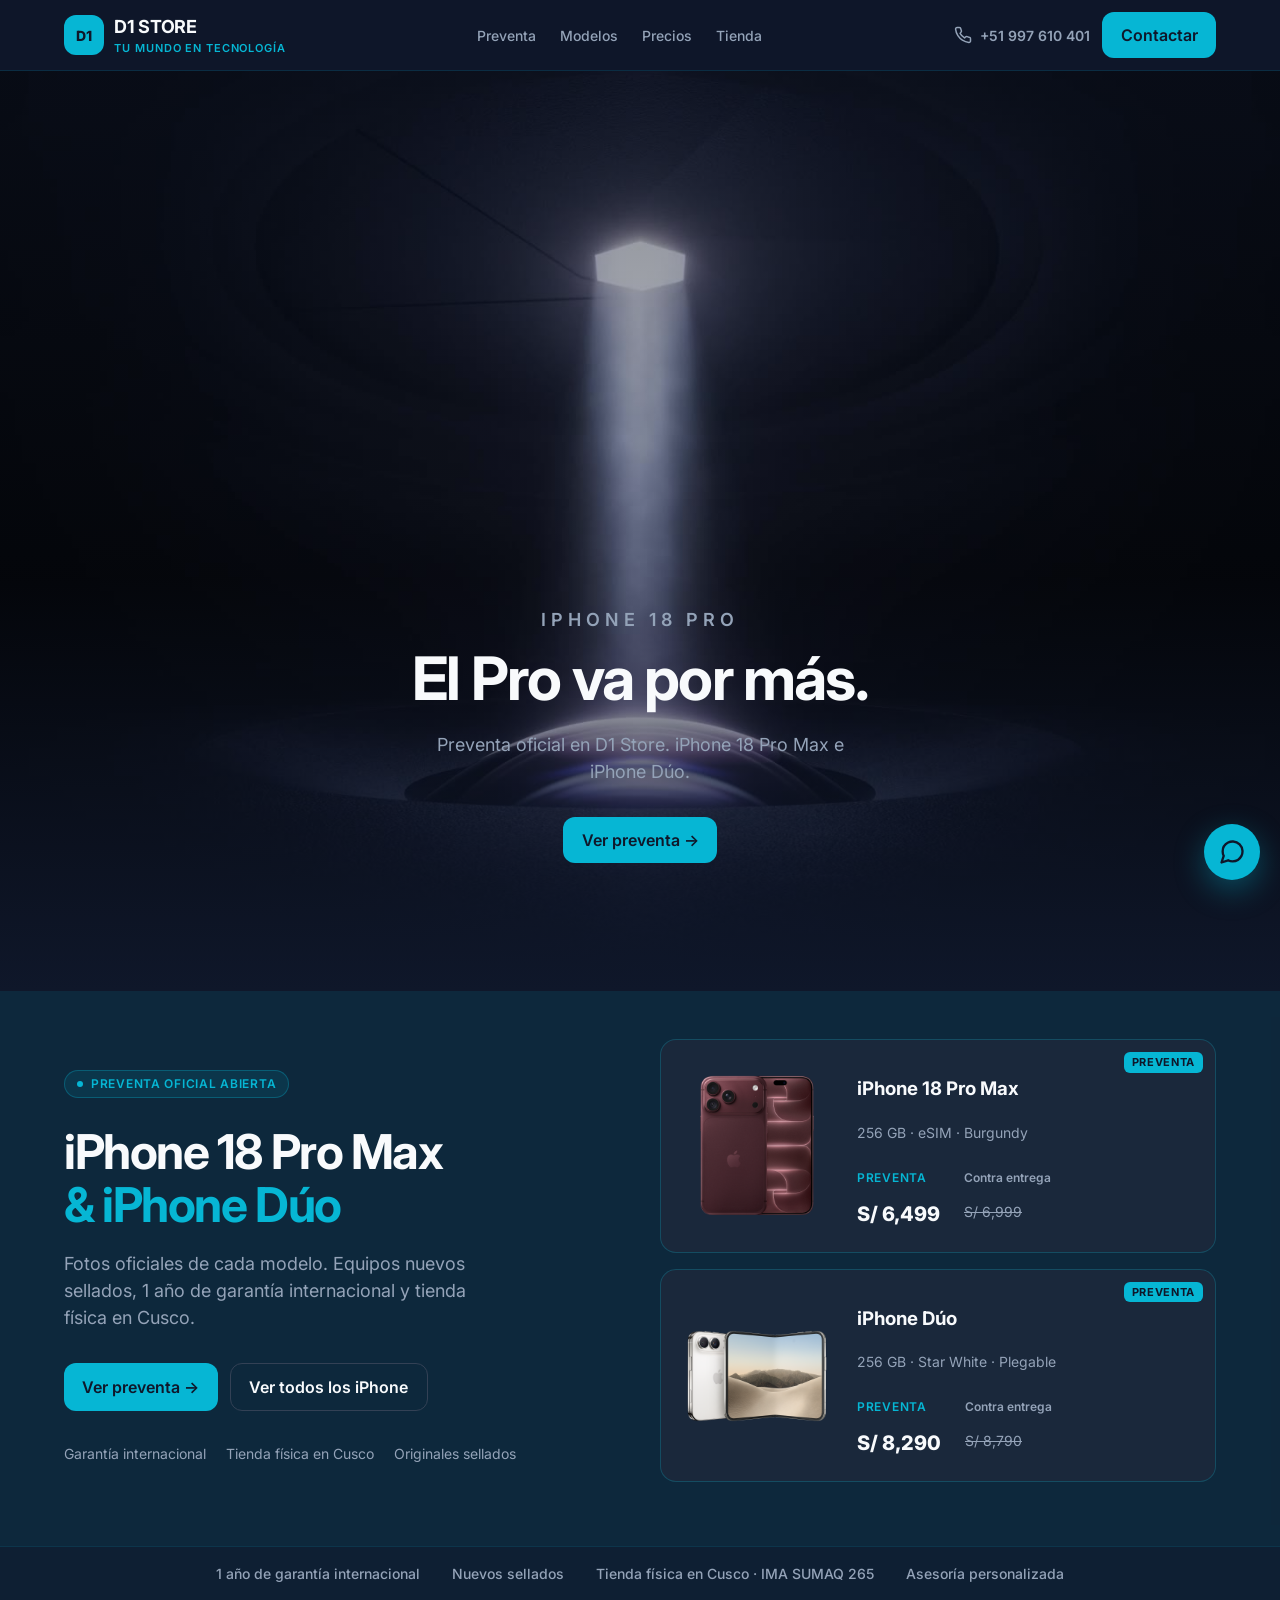
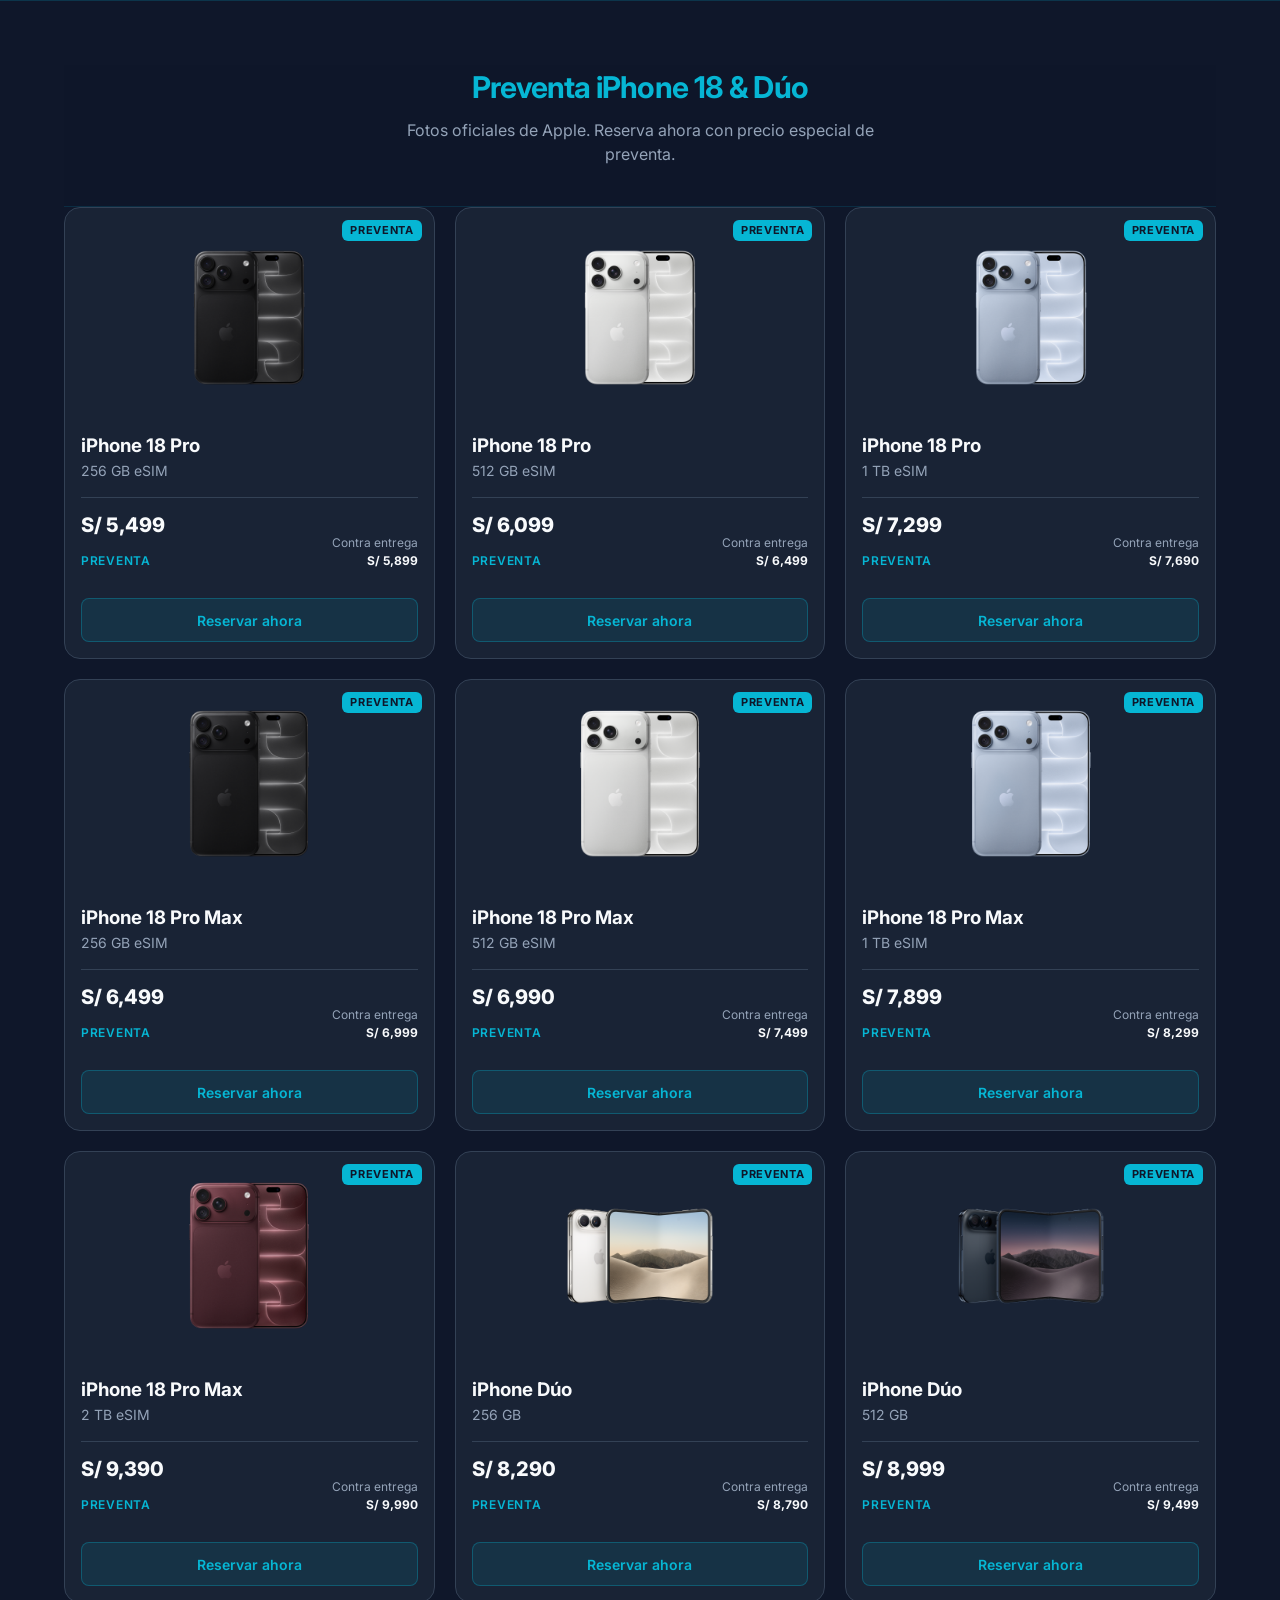
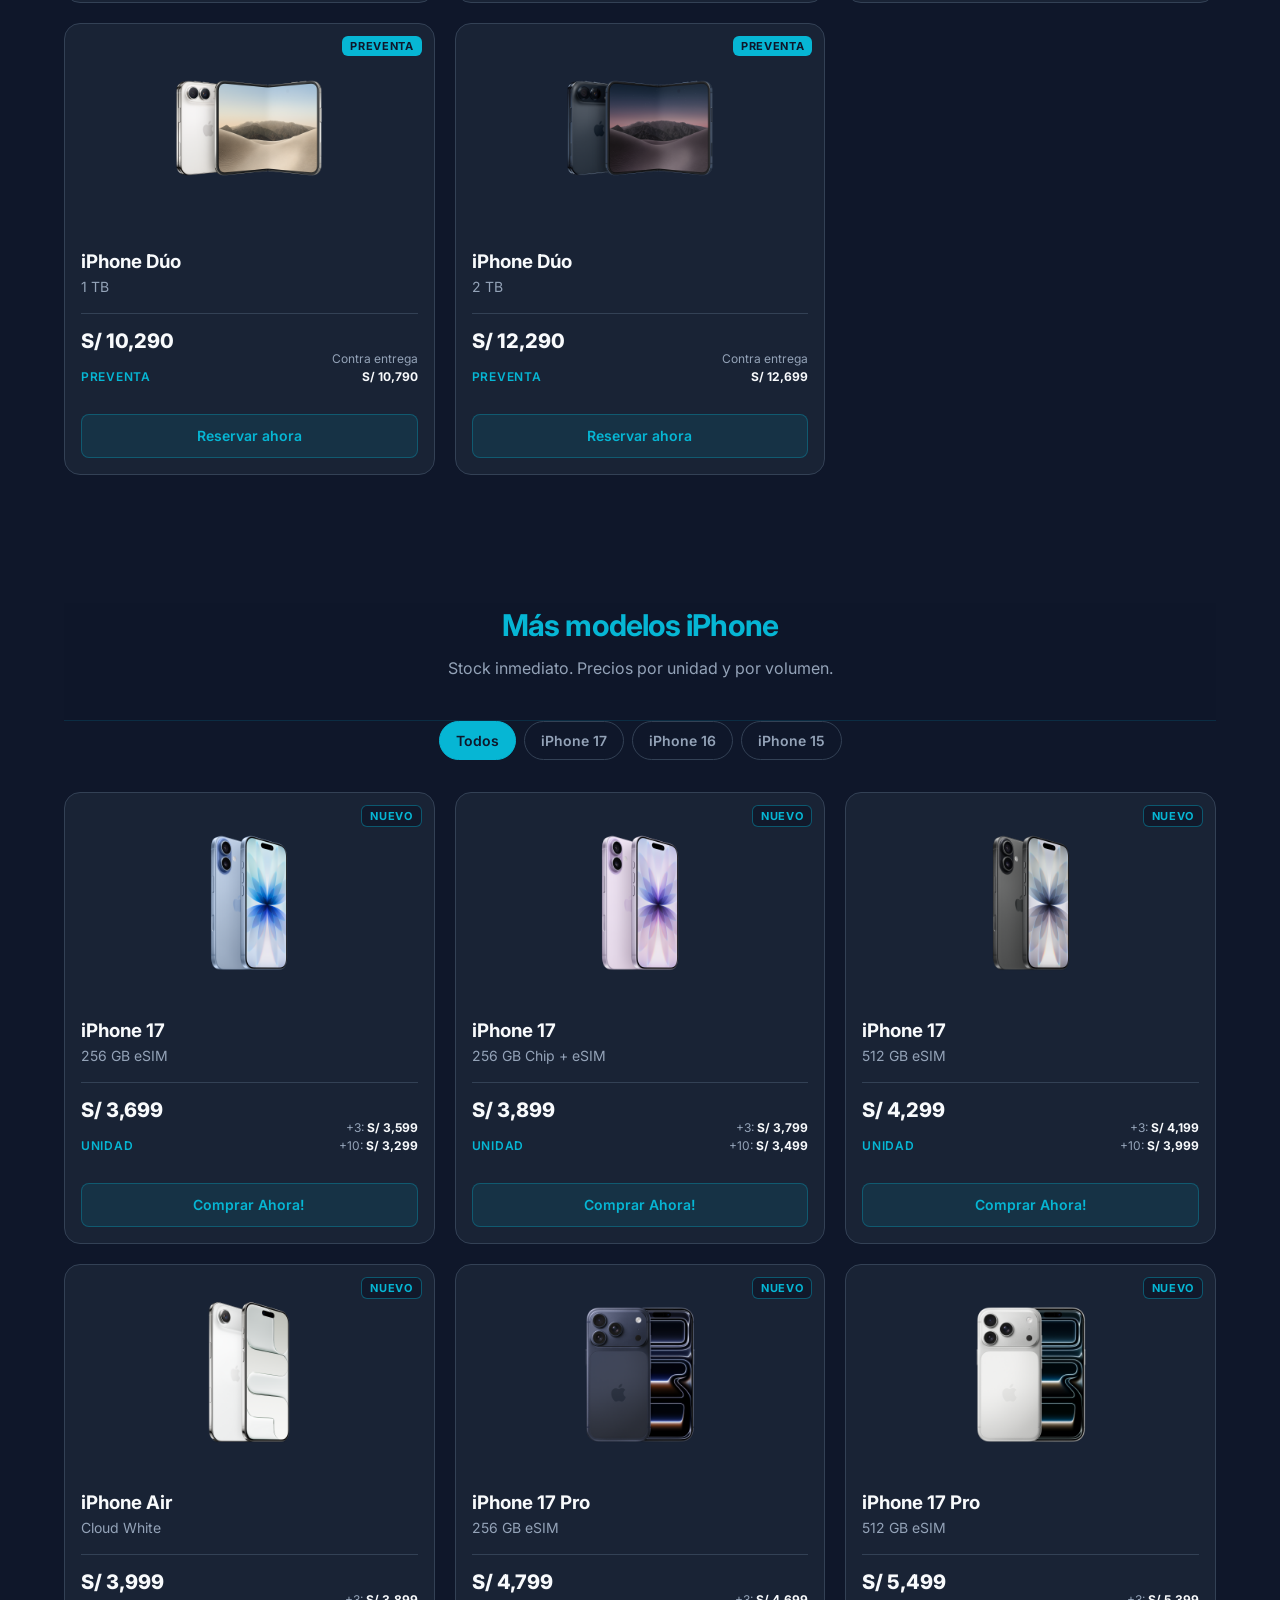
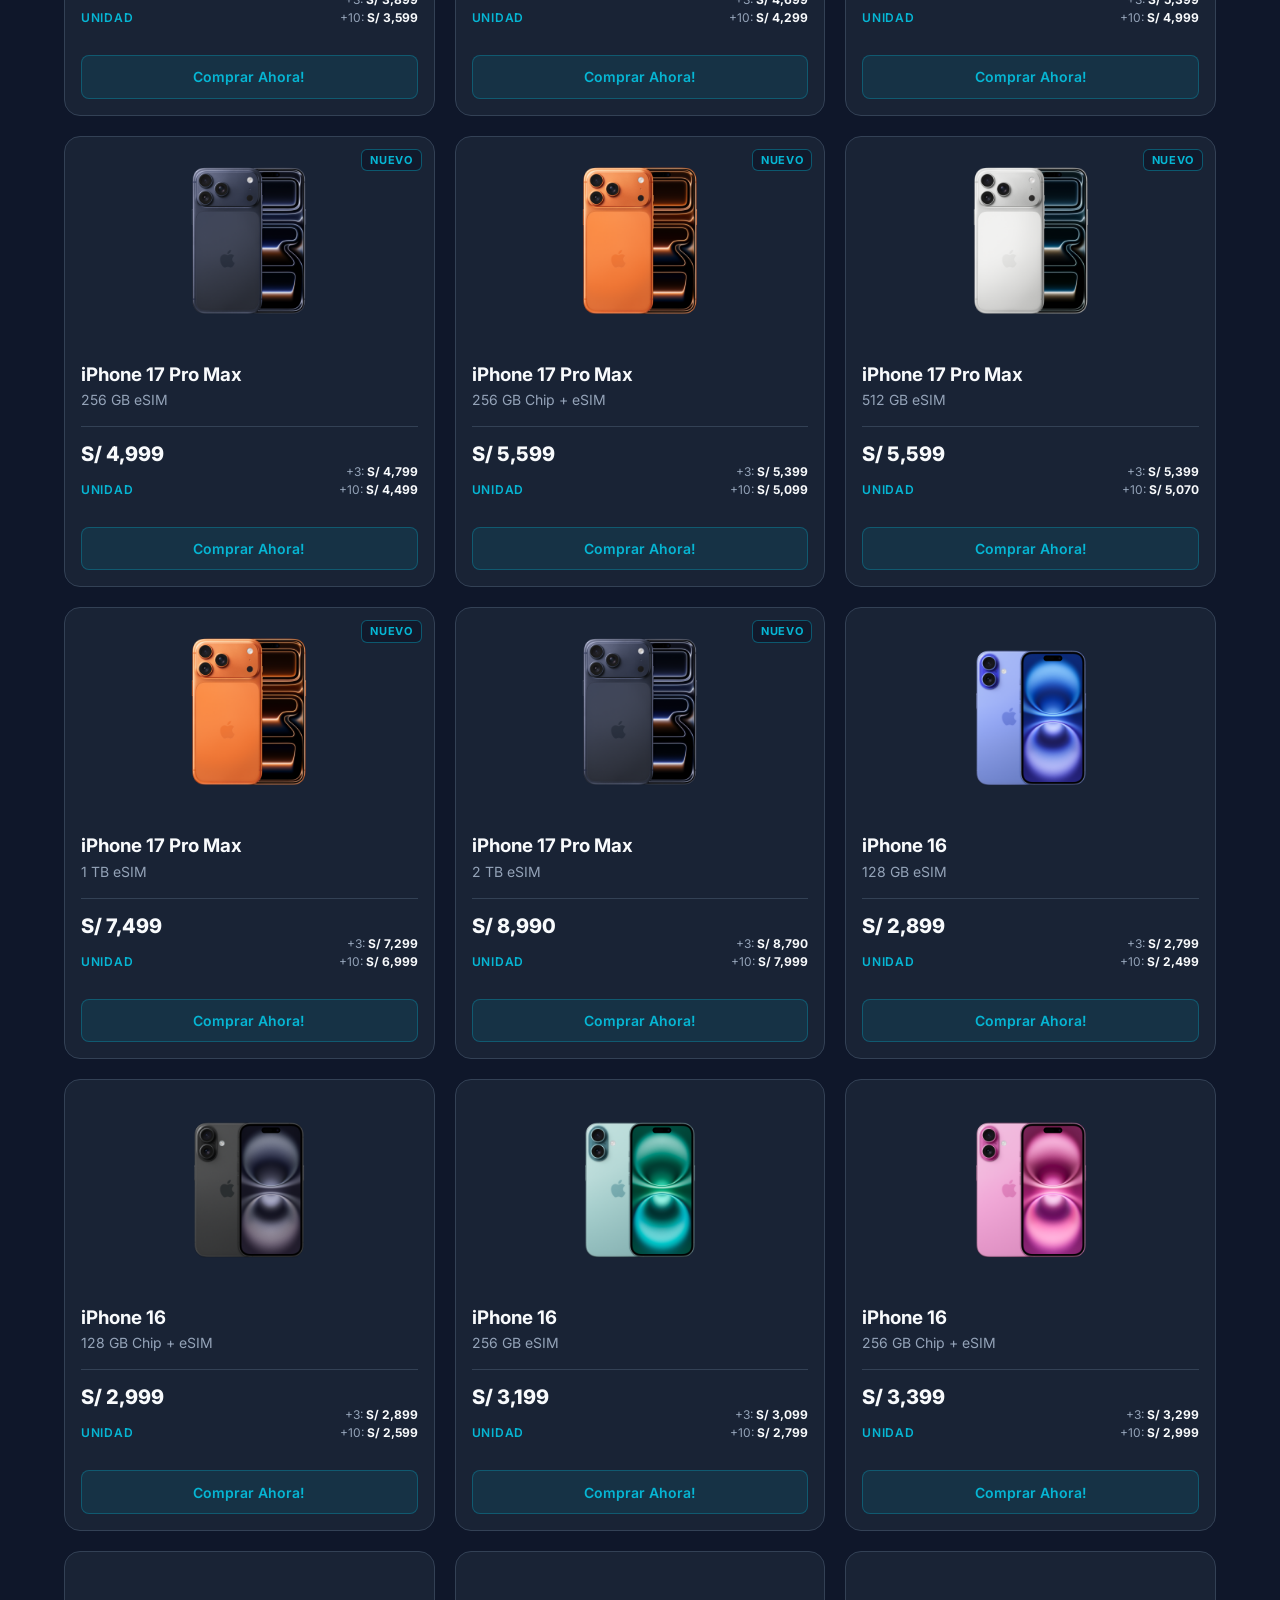
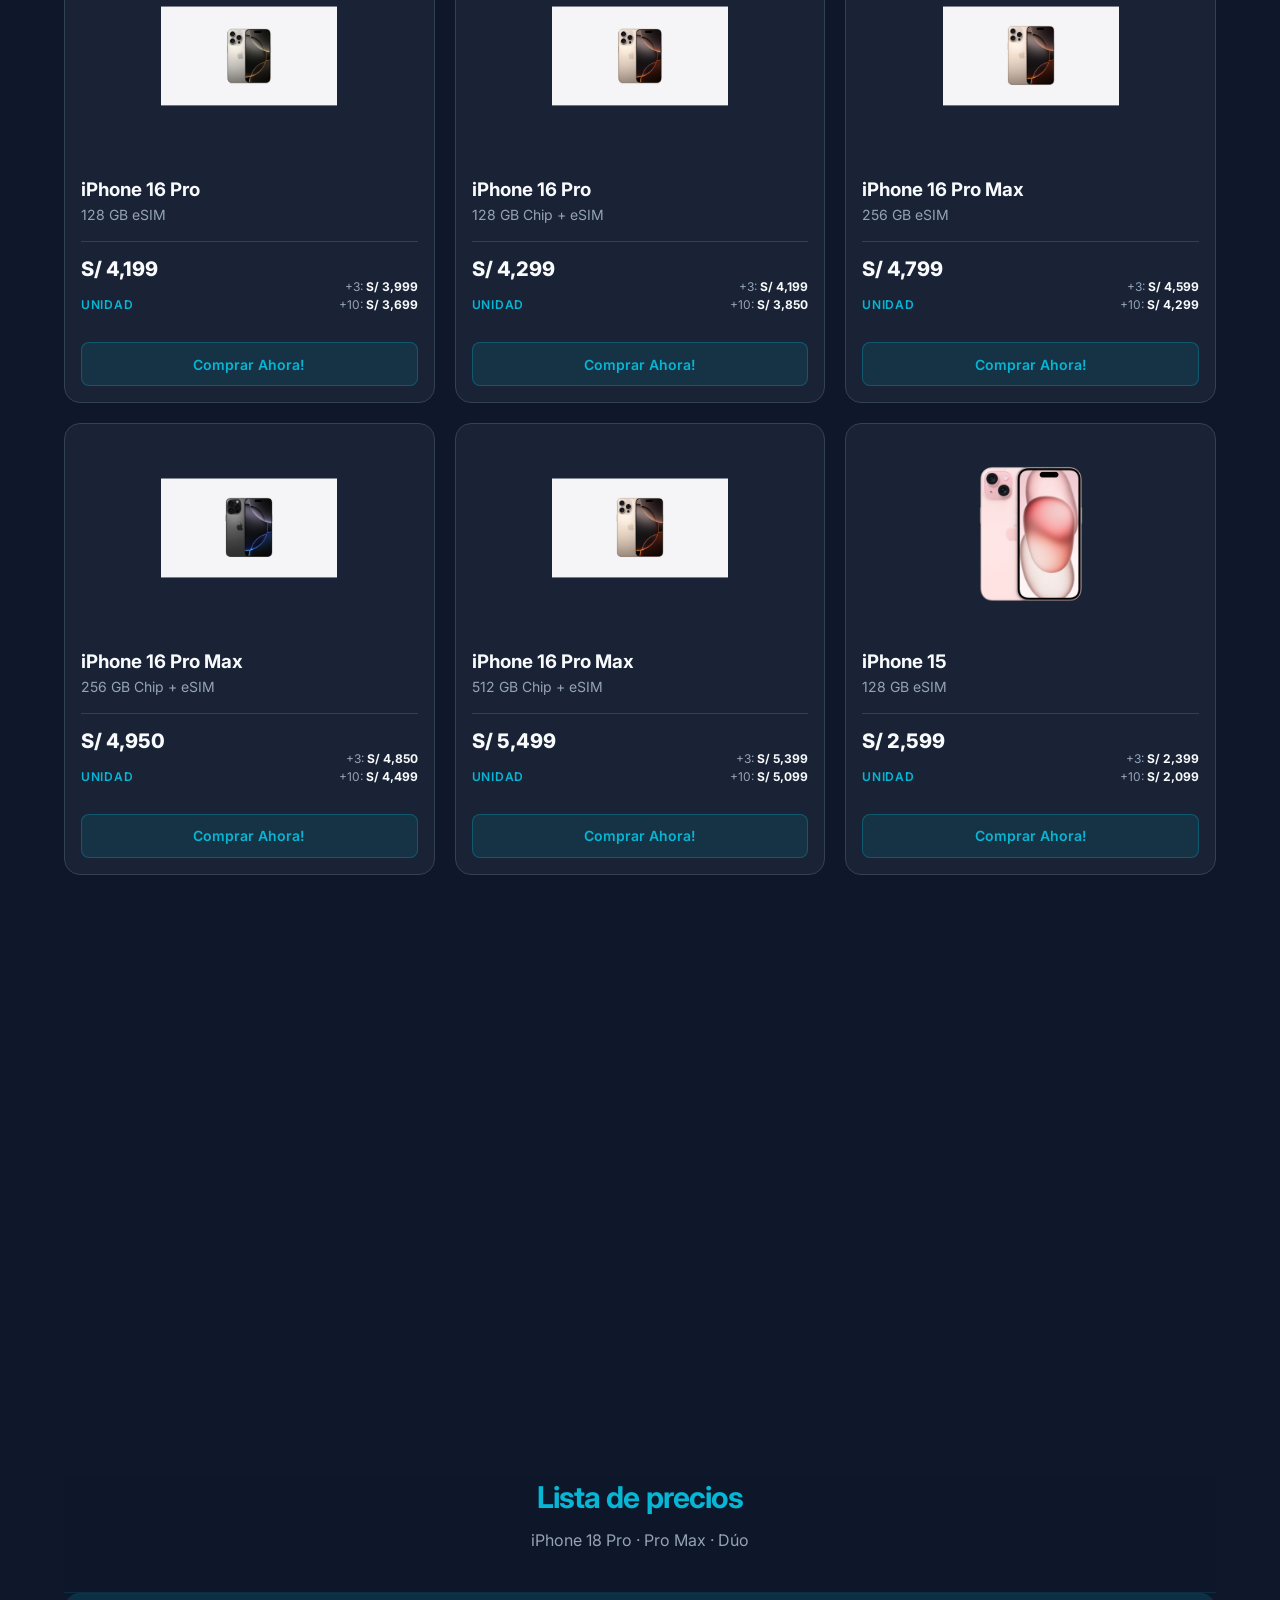
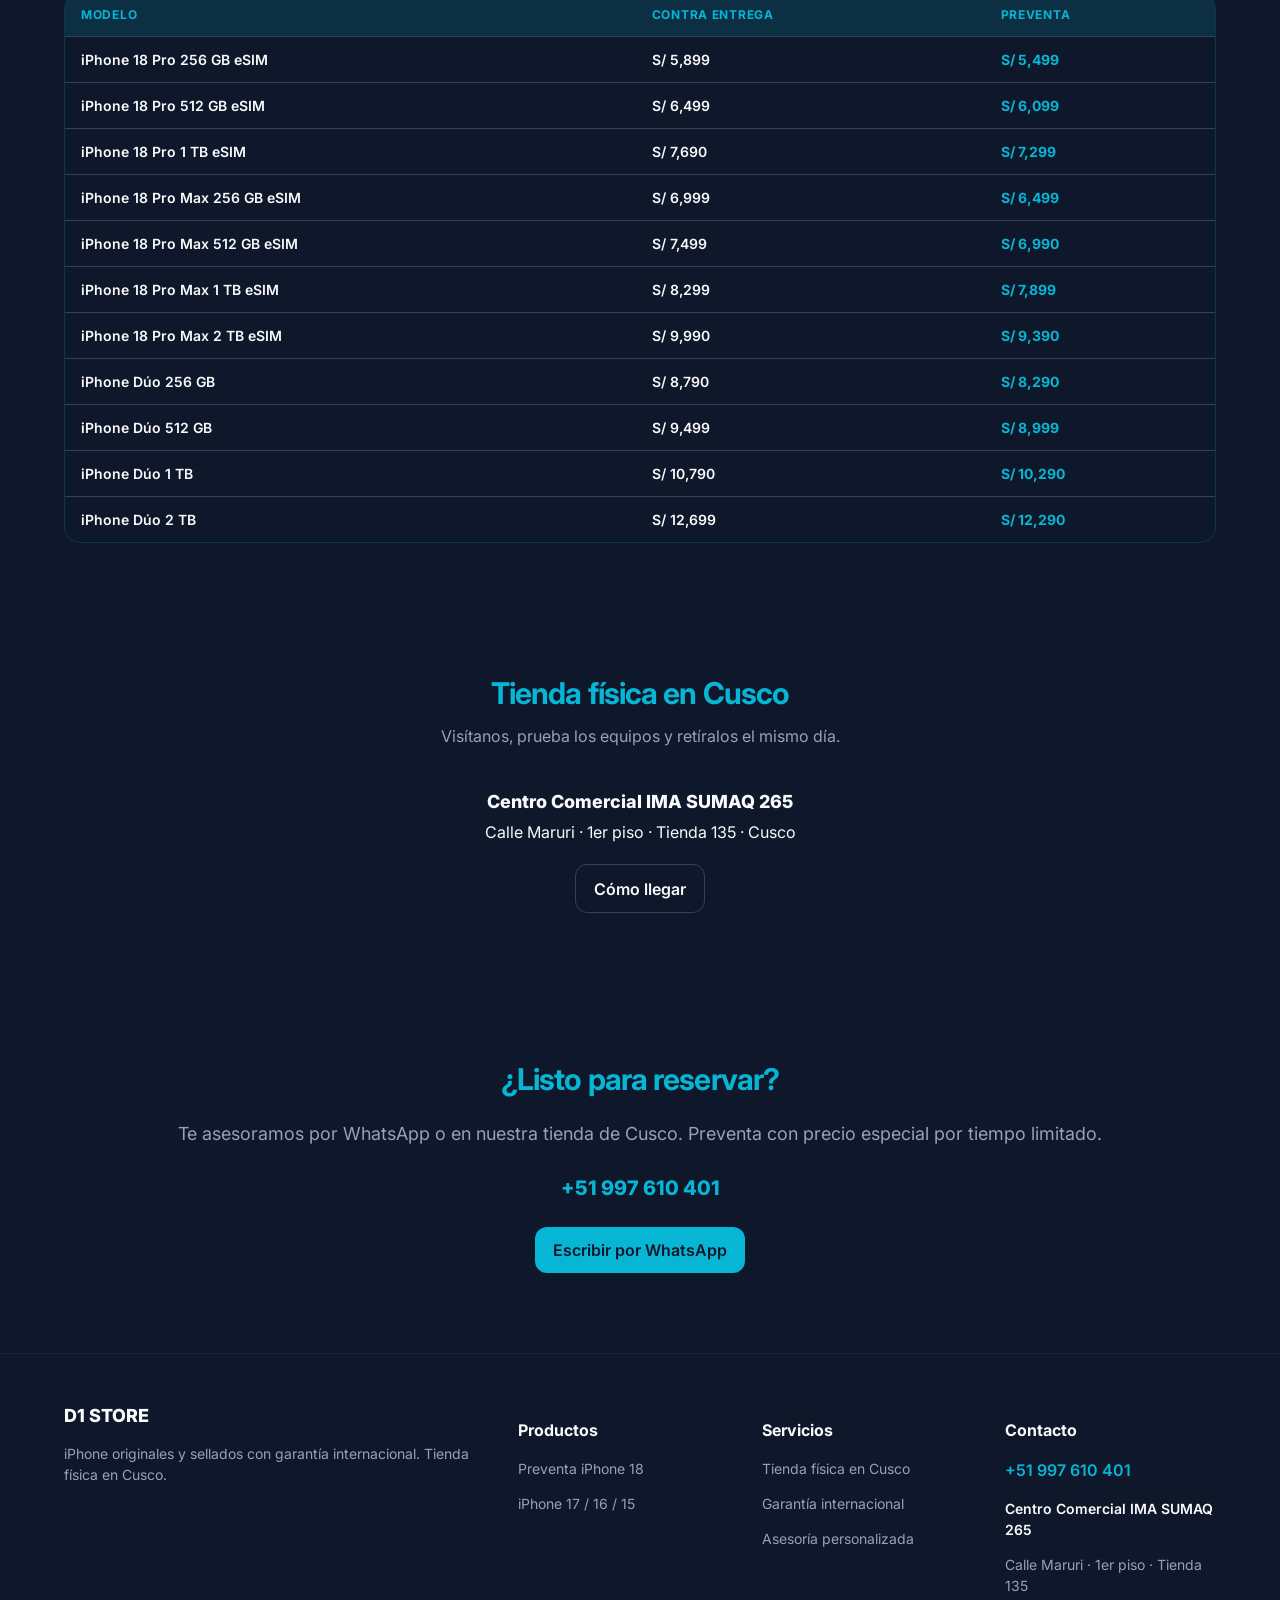
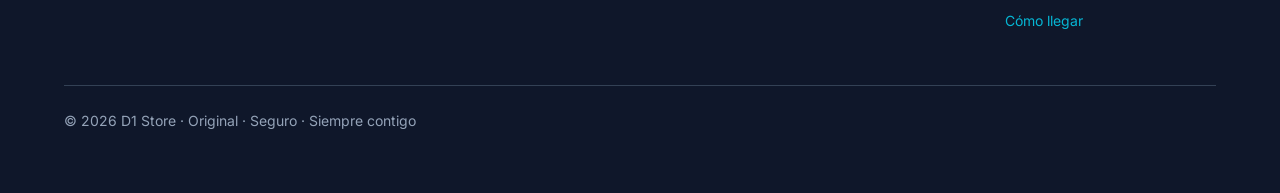
<file: index.html>
<!DOCTYPE html>
<html lang="es">
<head>
  <meta charset="UTF-8" />
  <meta name="viewport" content="width=device-width, initial-scale=1" />
  <title>D1 Store | iPhone oficial</title>
  <meta name="description" content="Preventa iPhone 18 Pro Max e iPhone Dúo. Nuevos sellados, garantía internacional y envíos a todo el Perú. D1 Store." />
  <link rel="icon" href="public/favicon.svg" />
  <meta property="og:title" content="D1 Store — Preventa iPhone 18" />
  <meta property="og:description" content="Preventa iPhone 18 Pro Max e iPhone Dúo. WhatsApp +51 997 610 401." />
  <meta property="og:image" content="https://d1storeperu.github.io/d1-store/og.jpg" />
  <meta property="og:type" content="website" />
  <link rel="preconnect" href="https://fonts.googleapis.com" />
  <link rel="preconnect" href="https://fonts.gstatic.com" crossorigin />
  <link href="https://fonts.googleapis.com/css2?family=Inter:wght@500;600;700;800&display=swap" rel="stylesheet" />
  <style>
    :root {
      --bg: #0f172a;
      --fg: #f8fafc;
      --primary: #06b6d4;
      --muted: #94a3b8;
      --surface: #1e293b;
      --border: #334155;
      --radius: 0.875rem;
    }
    * { box-sizing: border-box; }
    html { scroll-behavior: smooth; }
    body {
      margin: 0;
      background: var(--bg);
      color: var(--fg);
      font-family: Inter, ui-sans-serif, system-ui, sans-serif;
      line-height: 1.5;
    }
    a { color: inherit; text-decoration: none; }
    button { font: inherit; cursor: pointer; }
    img { max-width: 100%; display: block; }
    .wrap { width: min(1152px, calc(100% - 2rem)); margin-inline: auto; }
    header {
      position: sticky; top: 0; z-index: 40;
      border-bottom: 1px solid color-mix(in srgb, var(--primary) 15%, transparent);
      background: color-mix(in srgb, var(--bg) 85%, transparent);
      backdrop-filter: blur(16px);
    }
    nav { display: flex; align-items: center; justify-content: space-between; gap: 1rem; padding: 0.75rem 0; }
    .brand { display: flex; align-items: center; gap: 0.65rem; }
    .logo {
      width: 40px; height: 40px; border-radius: 12px;
      background: var(--primary); color: var(--bg);
      display: grid; place-items: center; font-weight: 800; font-size: 14px;
    }
    .brand strong { display: block; font-size: 1.125rem; letter-spacing: -0.02em; }
    .brand small {
      display: block; font-size: 11px; font-weight: 600;
      letter-spacing: 0.08em; text-transform: uppercase; color: var(--primary);
    }
    .links { display: none; gap: 1.5rem; font-size: 14px; font-weight: 500; color: var(--muted); }
    .links a:hover { color: var(--primary); }
    .nav-right { display: flex; align-items: center; gap: 0.75rem; }
    .phone-link { display: none; align-items: center; gap: 0.5rem; font-size: 14px; font-weight: 600; color: var(--muted); }
    .phone-link:hover { color: var(--primary); }
    .btn {
      display: inline-flex; align-items: center; justify-content: center; gap: 0.5rem;
      border-radius: 12px; padding: 0.7rem 1.15rem; font-weight: 600; border: 0;
    }
    .btn-primary { background: var(--primary); color: var(--bg); }
    .btn-outline { border: 1px solid var(--border); background: transparent; color: var(--fg); }
    .hero { position: relative; overflow: hidden; padding: 3rem 0 4rem; }
    .hero::before {
      content: ""; position: absolute; inset: 0;
      background: color-mix(in srgb, var(--primary) 10%, transparent); pointer-events: none;
    }
    .hero-grid { position: relative; display: grid; gap: 2.5rem; align-items: center; }
    .pill {
      display: inline-flex; align-items: center; gap: 0.5rem;
      border: 1px solid color-mix(in srgb, var(--primary) 30%, transparent);
      background: color-mix(in srgb, var(--primary) 10%, transparent);
      color: var(--primary); border-radius: 999px; padding: 0.25rem 0.75rem;
      font-size: 12px; font-weight: 600; letter-spacing: 0.06em; text-transform: uppercase;
    }
    .dot { width: 6px; height: 6px; border-radius: 50%; background: var(--primary); }
    h1 { font-size: clamp(2rem, 5vw, 3rem); line-height: 1.1; letter-spacing: -0.03em; margin: 1rem 0; }
    h1 > .words { display: block; }
    h1 > .words:last-child { color: var(--primary); }
    .lede { max-width: 28rem; color: var(--muted); font-size: 1.125rem; }
    .hero-actions { display: flex; flex-wrap: wrap; gap: 0.75rem; margin: 2rem 0; }
    .trust-list { display: flex; flex-wrap: wrap; gap: 0.5rem 1.25rem; padding: 0; margin: 0; list-style: none; color: var(--muted); font-size: 14px; }
    .trust-list li { display: flex; align-items: center; gap: 0.4rem; }
    .hero-cards { display: grid; gap: 1rem; }
    .hero-card {
      position: relative; overflow: hidden; border-radius: 1rem;
      border: 1px solid color-mix(in srgb, var(--primary) 25%, transparent);
      background: color-mix(in srgb, var(--surface) 80%, transparent);
      display: flex; align-items: center;
    }
    .hero-card img { height: 160px; width: auto; object-fit: contain; padding: 0.75rem; }
    .hero-card .info { padding: 1rem 3rem 1rem 0.25rem; }
    .badge {
      position: absolute; right: 12px; top: 12px; z-index: 2;
      border-radius: 6px; padding: 2px 8px; font-size: 11px; font-weight: 700;
      letter-spacing: 0.06em; text-transform: uppercase; background: var(--primary); color: var(--bg);
    }
    .badge.nuevo {
      background: color-mix(in srgb, var(--bg) 80%, transparent);
      color: var(--primary); border: 1px solid color-mix(in srgb, var(--primary) 40%, transparent);
    }
    .price-row { display: flex; flex-wrap: wrap; gap: 1.5rem; }
    .kicker { font-size: 12px; font-weight: 600; letter-spacing: 0.06em; text-transform: uppercase; color: var(--primary); }
    .price { font-size: 1.25rem; font-weight: 800; margin: 0; }
    .strike { color: var(--muted); text-decoration: line-through; font-size: 14px; }
    .bar {
      border-block: 1px solid color-mix(in srgb, var(--primary) 15%, transparent);
      background: color-mix(in srgb, var(--primary) 5%, transparent);
      padding: 1rem 0;
    }
    .bar-inner { display: flex; flex-wrap: wrap; justify-content: center; gap: 0.75rem 2rem; font-size: 14px; font-weight: 500; color: var(--muted); }
    .bar-inner span { display: flex; align-items: center; gap: 0.5rem; }
    section { padding: 4rem 0; }
    .center { text-align: center; }
    h2 { font-size: 1.875rem; letter-spacing: -0.03em; margin: 0 0 0.5rem; }
    h2 span { color: var(--primary); }
    .sub { color: var(--muted); max-width: 32rem; margin: 0 auto 2.5rem; }
    .grid { display: grid; grid-template-columns: 1fr; gap: 1.25rem; }
    .card {
      position: relative; display: flex; flex-direction: column;
      overflow: hidden; border-radius: 1rem; border: 1px solid var(--border);
      background: color-mix(in srgb, var(--surface) 70%, transparent);
    }
    .card:hover { border-color: color-mix(in srgb, var(--primary) 40%, transparent); }
    .card-img { height: 208px; display: grid; place-items: center; }
    .card-img img { height: 176px; width: auto; object-fit: contain; }
    .card-body { padding: 1rem; display: flex; flex-direction: column; flex: 1; }
    .card h3 { margin: 0; }
    .card .spec { color: var(--muted); font-size: 14px; margin: 0 0 1rem; }
    .card-foot {
      margin-top: auto; display: flex; justify-content: space-between; align-items: flex-end;
      border-top: 1px solid var(--border); padding-top: 0.75rem;
    }
    .tiny { font-size: 12px; color: var(--muted); text-align: right; }
    .consult {
      margin-top: 1rem; display: block; text-align: center; border-radius: 8px; padding: 0.65rem;
      border: 1px solid color-mix(in srgb, var(--primary) 30%, transparent);
      background: color-mix(in srgb, var(--primary) 10%, transparent);
      color: var(--primary); font-size: 14px; font-weight: 600;
    }
    .consult:hover { background: var(--primary); color: var(--bg); }
    .tabs { display: flex; flex-wrap: wrap; justify-content: center; gap: 0.5rem; margin-bottom: 2rem; }
    .tab {
      border-radius: 999px; padding: 0.5rem 1rem; font-size: 14px; font-weight: 600;
      border: 1px solid var(--border); background: transparent; color: var(--muted);
    }
    .tab.on { background: var(--primary); color: var(--bg); border-color: var(--primary); }
    .table-wrap { overflow-x: auto; border-radius: 1rem; border: 1px solid color-mix(in srgb, var(--primary) 20%, transparent); }
    table { width: 100%; min-width: 640px; border-collapse: collapse; text-align: left; font-size: 14px; }
    th {
      background: color-mix(in srgb, var(--primary) 15%, transparent);
      color: var(--primary); text-transform: uppercase; letter-spacing: 0.06em; font-size: 12px;
      padding: 0.75rem 1rem;
    }
    td { padding: 0.75rem 1rem; border-top: 1px solid var(--border); color: var(--muted); }
    td.strong { color: var(--fg); font-weight: 600; }
    td.cyan { color: var(--primary); font-weight: 700; }
    .cta { text-align: center; padding: 5rem 1rem; }
    .cta p { color: var(--muted); font-size: 1.125rem; }
    .wa-big { display: inline-flex; align-items: center; gap: 0.5rem; font-size: 1.25rem; font-weight: 800; color: var(--primary); margin: 0.5rem 0 1.5rem; }
    footer { border-top: 1px solid color-mix(in srgb, var(--primary) 10%, transparent); padding: 3rem 0; }
    .foot { display: grid; gap: 2rem; }
    footer .muted { color: var(--muted); font-size: 14px; }
    .copy { margin-top: 2.5rem; padding-top: 1.5rem; border-top: 1px solid var(--border); color: var(--muted); font-size: 14px; }
    .float {
      position: fixed; right: 1.25rem; bottom: 1.25rem; z-index: 50;
      width: 56px; height: 56px; border-radius: 50%;
      background: var(--primary); color: var(--bg);
      display: grid; place-items: center; box-shadow: 0 10px 30px color-mix(in srgb, var(--primary) 35%, transparent);
    }
    .icon { width: 18px; height: 18px; fill: none; stroke: currentColor; stroke-width: 2; stroke-linecap: round; stroke-linejoin: round; }
    .film {
      position: relative; isolation: isolate;
      min-height: 88vh; overflow: hidden; background: #000;
    }
    .film video { position: absolute; inset: 0; width: 100%; height: 100%; object-fit: cover; }
    .film-shade {
      position: absolute; inset: 0;
      background: linear-gradient(to top, var(--bg) 0%, color-mix(in srgb, var(--bg) 25%, transparent) 45%, color-mix(in srgb, var(--bg) 50%, transparent) 100%);
    }
    .film-copy {
      position: relative; z-index: 2;
      min-height: 88vh; max-width: 48rem; margin: 0 auto;
      display: flex; flex-direction: column; align-items: center; justify-content: flex-end;
      text-align: center; padding: 7rem 1rem 4rem;
    }
    .film-copy .kicker { letter-spacing: 0.28em; margin-bottom: 0.75rem; }
    .film-copy h1 { font-size: clamp(2.25rem, 6vw, 3.75rem); margin: 0; }
    .film-copy p { color: var(--muted); font-size: 1.125rem; max-width: 26rem; margin: 1.25rem 0 0; }
    .film-copy .btn { margin-top: 2rem; }
    .reveal {
      opacity: 0; transform: translateY(1.25rem); filter: blur(8px);
      transition: opacity 0.7s cubic-bezier(0.2, 0, 0, 1), transform 0.7s cubic-bezier(0.2, 0, 0, 1), filter 0.7s cubic-bezier(0.2, 0, 0, 1);
    }
    .reveal.in { opacity: 1; transform: none; filter: none; }
    .word {
      display: inline-block; opacity: 0; transform: translateY(0.4em); filter: blur(6px);
      transition: opacity 0.55s cubic-bezier(0.2, 0, 0, 1), transform 0.55s cubic-bezier(0.2, 0, 0, 1), filter 0.55s cubic-bezier(0.2, 0, 0, 1);
    }
    .in > .word, .in .word { opacity: 1; transform: none; filter: none; }
    @media (min-width: 640px) {
      .grid { grid-template-columns: 1fr 1fr; }
      .hero-card img { height: 192px; }
    }
    @media (min-width: 768px) {
      .links, .phone-link { display: flex; }
      .foot { grid-template-columns: 2fr 1fr 1fr 1fr; }
    }
    @media (min-width: 1024px) {
      .hero-grid { grid-template-columns: 1fr 1fr; }
      .grid { grid-template-columns: 1fr 1fr 1fr; }
    }
    @media (prefers-reduced-motion: reduce) {
      html { scroll-behavior: auto; }
      .reveal, .word {
        opacity: 1 !important; transform: none !important; filter: none !important; transition: none !important;
      }
    }
  </style>
</head>
<body>
  <header>
    <nav class="wrap">
      <a class="brand" href="#inicio">
        <span class="logo">D1</span>
        <span>
          <strong>D1 STORE</strong>
          <small>Tu mundo en tecnología</small>
        </span>
      </a>
      <div class="links">
        <a href="#preventa">Preventa</a>
        <a href="#modelos">Modelos</a>
        <a href="#precios">Precios</a>
        <a href="#tienda">Tienda</a>
      </div>
      <div class="nav-right">
        <a class="phone-link" href="https://wa.me/51997610401?text=Hola%2C%20quiero%20informaci%C3%B3n%20sobre%20la%20preventa%20del%20iPhone%2018%20Pro%20Max%20%2F%20iPhone%20D%C3%BAo" target="_blank" rel="noopener">
          <svg class="icon" viewBox="0 0 24 24"><path d="M22 16.92v3a2 2 0 0 1-2.18 2 19.79 19.79 0 0 1-8.63-3.07 19.5 19.5 0 0 1-6-6 19.79 19.79 0 0 1-3.07-8.67A2 2 0 0 1 4.11 2h3a2 2 0 0 1 2 1.72c.13.81.36 1.6.7 2.34a2 2 0 0 1-.45 2.11L8.09 9.91a16 16 0 0 0 6 6l1.27-1.27a2 2 0 0 1 2.11-.45c.74.34 1.53.57 2.34.7A2 2 0 0 1 22 16.92z"/></svg>
          +51 997 610 401
        </a>
        <a class="btn btn-primary" href="https://wa.me/51997610401?text=Hola%2C%20quiero%20informaci%C3%B3n%20sobre%20la%20preventa%20del%20iPhone%2018%20Pro%20Max%20%2F%20iPhone%20D%C3%BAo" target="_blank" rel="noopener">Contactar</a>
      </div>
    </nav>
  </header>

  <section class="film" id="inicio">
    <video autoplay muted loop playsinline poster="public/videos/iphone-18-pro-hero.jpg" aria-label="Video del iPhone 18 Pro">
      <source src="public/videos/iphone-18-pro-hero.mp4" type="video/mp4" />
    </video>
    <div class="film-shade"></div>
    <div class="film-copy">
      <p class="kicker">iPhone 18 Pro</p>
      <h1 class="words" data-words="El Pro va por más."></h1>
      <p>Preventa oficial en D1 Store. iPhone 18 Pro Max e iPhone Dúo.</p>
      <a class="btn btn-primary" href="#preventa">Ver preventa →</a>
    </div>
  </section>

  <section class="hero">
    <div class="wrap hero-grid">
      <div>
        <p class="pill"><span class="dot"></span> Preventa oficial abierta</p>
        <h1>
          <span class="words" data-words="iPhone 18 Pro Max"></span>
          <span class="words" data-words="& iPhone Dúo"></span>
        </h1>
        <p class="lede">Fotos oficiales de cada modelo. Equipos nuevos sellados, 1 año de garantía internacional y tienda física en Cusco.</p>
        <div class="hero-actions">
          <a class="btn btn-primary" href="#preventa">Ver preventa →</a>
          <a class="btn btn-outline" href="#modelos">Ver todos los iPhone</a>
        </div>
        <ul class="trust-list">
          <li>Garantía internacional</li>
          <li>Tienda física en Cusco</li>
          <li>Originales sellados</li>
        </ul>
      </div>
      <div class="hero-cards">
        <article class="hero-card">
          <span class="badge">Preventa</span>
          <img src="public/phones/18-pro-max-burgundy.png" alt="iPhone 18 Pro Max burgundy" />
          <div class="info">
            <h3>iPhone 18 Pro Max</h3>
            <p class="spec" style="color:var(--muted);font-size:14px">256 GB · eSIM · Burgundy</p>
            <div class="price-row">
              <div><p class="kicker">Preventa</p><p class="price">S/ 6,499</p></div>
              <div><p class="kicker" style="color:var(--muted);text-transform:none;letter-spacing:0">Contra entrega</p><p class="strike">S/ 6,999</p></div>
            </div>
          </div>
        </article>
        <article class="hero-card">
          <span class="badge">Preventa</span>
          <img src="public/phones/duo-star-white.png" alt="iPhone Dúo Star White" />
          <div class="info">
            <h3>iPhone Dúo</h3>
            <p class="spec" style="color:var(--muted);font-size:14px">256 GB · Star White · Plegable</p>
            <div class="price-row">
              <div><p class="kicker">Preventa</p><p class="price">S/ 8,290</p></div>
              <div><p class="kicker" style="color:var(--muted);text-transform:none;letter-spacing:0">Contra entrega</p><p class="strike">S/ 8,790</p></div>
            </div>
          </div>
        </article>
      </div>
    </div>
  </section>

  <div class="bar">
    <div class="wrap bar-inner">
      <span>1 año de garantía internacional</span>
      <span>Nuevos sellados</span>
      <span>Tienda física en Cusco · IMA SUMAQ 265</span>
      <span>Asesoría personalizada</span>
    </div>
  </div>

  <section id="preventa">
    <div class="wrap">
      <header class="center">
        <h2 class="words" data-words="Preventa iPhone 18 & Dúo"></h2>
        <p class="sub">Fotos oficiales de Apple. Reserva ahora con precio especial de preventa.</p>
      </header>
      <div class="grid" id="preventa-grid"></div>
    </div>
  </section>

  <section id="modelos" style="background:var(--bg)">
    <div class="wrap">
      <header class="center">
        <h2 class="words" data-words="Más modelos iPhone"></h2>
        <p class="sub">Stock inmediato. Precios por unidad y por volumen.</p>
      </header>
      <div class="tabs" id="tabs">
        <button class="tab on" data-tab="all" type="button">Todos</button>
        <button class="tab" data-tab="17" type="button">iPhone 17</button>
        <button class="tab" data-tab="16" type="button">iPhone 16</button>
        <button class="tab" data-tab="15" type="button">iPhone 15</button>
      </div>
      <div class="grid" id="catalog-grid"></div>
    </div>
  </section>

  <section id="precios">
    <div class="wrap">
      <header class="center">
        <h2 class="words" data-words="Lista de precios"></h2>
        <p class="sub">iPhone 18 Pro · Pro Max · Dúo</p>
      </header>
      <div class="table-wrap">
        <table>
          <thead>
            <tr><th>Modelo</th><th>Contra entrega</th><th>Preventa</th></tr>
          </thead>
          <tbody id="price-rows"></tbody>
        </table>
      </div>
    </div>
  </section>

  <section id="tienda">
    <div class="wrap center">
      <h2 class="words" data-words="Tienda física en Cusco"></h2>
      <p class="sub">Visítanos, prueba los equipos y retíralos el mismo día.</p>
      <p style="font-size:1.125rem;font-weight:800;margin:0">Centro Comercial IMA SUMAQ 265</p>
      <p class="muted" style="margin:0.35rem 0 1.25rem">Calle Maruri · 1er piso · Tienda 135 · Cusco</p>
      <a class="btn btn-outline" href="https://maps.google.com/?q=Centro+Comercial+IMA+SUMAQ+265+Calle+Maruri+Cusco" target="_blank" rel="noopener">Cómo llegar</a>
    </div>
  </section>

  <section class="cta" id="contacto">
    <h2 class="words" data-words="¿Listo para reservar?"></h2>
    <p>Te asesoramos por WhatsApp o en nuestra tienda de Cusco. Preventa con precio especial por tiempo limitado.</p>
    <a class="wa-big" href="https://wa.me/51997610401?text=Hola%2C%20quiero%20informaci%C3%B3n%20sobre%20la%20preventa%20del%20iPhone%2018%20Pro%20Max%20%2F%20iPhone%20D%C3%BAo" target="_blank" rel="noopener">+51 997 610 401</a>
    <div>
      <a class="btn btn-primary" href="https://wa.me/51997610401?text=Hola%2C%20quiero%20informaci%C3%B3n%20sobre%20la%20preventa%20del%20iPhone%2018%20Pro%20Max%20%2F%20iPhone%20D%C3%BAo" target="_blank" rel="noopener">Escribir por WhatsApp</a>
    </div>
  </section>

  <footer>
    <div class="wrap">
      <div class="foot">
        <div>
          <p style="font-size:1.125rem;font-weight:800;margin:0 0 0.5rem">D1 STORE</p>
          <p class="muted">iPhone originales y sellados con garantía internacional. Tienda física en Cusco.</p>
        </div>
        <div>
          <p style="font-weight:700">Productos</p>
          <p class="muted"><a href="#preventa">Preventa iPhone 18</a></p>
          <p class="muted"><a href="#modelos">iPhone 17 / 16 / 15</a></p>
        </div>
        <div>
          <p style="font-weight:700">Servicios</p>
          <p class="muted">Tienda física en Cusco</p>
          <p class="muted">Garantía internacional</p>
          <p class="muted">Asesoría personalizada</p>
        </div>
        <div>
          <p style="font-weight:700">Contacto</p>
          <p><a href="https://wa.me/51997610401?text=Hola%2C%20quiero%20informaci%C3%B3n%20sobre%20la%20preventa%20del%20iPhone%2018%20Pro%20Max%20%2F%20iPhone%20D%C3%BAo" target="_blank" rel="noopener" style="color:var(--primary);font-weight:600">+51 997 610 401</a></p>
          <p class="muted" style="font-weight:600;color:var(--fg)">Centro Comercial IMA SUMAQ 265</p>
          <p class="muted">Calle Maruri · 1er piso · Tienda 135</p>
          <p class="muted"><a href="https://maps.google.com/?q=Centro+Comercial+IMA+SUMAQ+265+Calle+Maruri+Cusco" target="_blank" rel="noopener" style="color:var(--primary)">Cómo llegar</a></p>
        </div>
      </div>
      <p class="copy">© 2026 D1 Store · Original · Seguro · Siempre contigo</p>
    </div>
  </footer>

  <a class="float" href="https://wa.me/51997610401?text=Hola%2C%20quiero%20informaci%C3%B3n%20sobre%20la%20preventa%20del%20iPhone%2018%20Pro%20Max%20%2F%20iPhone%20D%C3%BAo" target="_blank" rel="noopener" aria-label="WhatsApp +51 997 610 401">
    <svg class="icon" style="width:28px;height:28px" viewBox="0 0 24 24"><path d="M21 11.5a8.38 8.38 0 0 1-.9 3.8 8.5 8.5 0 0 1-7.6 4.7 8.38 8.38 0 0 1-3.8-.9L3 21l1.9-5.7a8.38 8.38 0 0 1-.9-3.8 8.5 8.5 0 0 1 4.7-7.6 8.38 8.38 0 0 1 3.8-.9h.5a8.48 8.48 0 0 1 8 8v.5z"/></svg>
  </a>

  <script>
    const PRODUCTS = [
      { series:"18", name:"iPhone 18 Pro", storage:"256 GB eSIM", image:"public/phones/18-pro-black.png", tag:"preventa", preventa:5499, contra:5899 },
      { series:"18", name:"iPhone 18 Pro", storage:"512 GB eSIM", image:"public/phones/18-pro-silver.png", tag:"preventa", preventa:6099, contra:6499 },
      { series:"18", name:"iPhone 18 Pro", storage:"1 TB eSIM", image:"public/phones/18-pro-glacier.png", tag:"preventa", preventa:7299, contra:7690 },
      { series:"18", name:"iPhone 18 Pro Max", storage:"256 GB eSIM", image:"public/phones/18-pro-max-black.png", tag:"preventa", preventa:6499, contra:6999 },
      { series:"18", name:"iPhone 18 Pro Max", storage:"512 GB eSIM", image:"public/phones/18-pro-max-silver.png", tag:"preventa", preventa:6990, contra:7499 },
      { series:"18", name:"iPhone 18 Pro Max", storage:"1 TB eSIM", image:"public/phones/18-pro-max-glacier.png", tag:"preventa", preventa:7899, contra:8299 },
      { series:"18", name:"iPhone 18 Pro Max", storage:"2 TB eSIM", image:"public/phones/18-pro-max-burgundy.png", tag:"preventa", preventa:9390, contra:9990 },
      { series:"duo", name:"iPhone Dúo", storage:"256 GB", image:"public/phones/duo-star-white.png", tag:"preventa", preventa:8290, contra:8790 },
      { series:"duo", name:"iPhone Dúo", storage:"512 GB", image:"public/phones/duo-night-sky.png", tag:"preventa", preventa:8999, contra:9499 },
      { series:"duo", name:"iPhone Dúo", storage:"1 TB", image:"public/phones/duo-star-white.png", tag:"preventa", preventa:10290, contra:10790 },
      { series:"duo", name:"iPhone Dúo", storage:"2 TB", image:"public/phones/duo-night-sky.png", tag:"preventa", preventa:12290, contra:12699 },
      { series:"17", name:"iPhone 17", storage:"256 GB eSIM", image:"public/phones/17-mistblue.png", tag:"nuevo", unit:3699, bulk3:3599, bulk10:3299 },
      { series:"17", name:"iPhone 17", storage:"256 GB Chip + eSIM", image:"public/phones/17-lavender.png", tag:"nuevo", unit:3899, bulk3:3799, bulk10:3499 },
      { series:"17", name:"iPhone 17", storage:"512 GB eSIM", image:"public/phones/17-black.png", tag:"nuevo", unit:4299, bulk3:4199, bulk10:3999 },
      { series:"17", name:"iPhone Air", storage:"Cloud White", image:"public/phones/17-air-white.png", tag:"nuevo", unit:3999, bulk3:3899, bulk10:3599 },
      { series:"17", name:"iPhone 17 Pro", storage:"256 GB eSIM", image:"public/phones/17-pro-blue.png", tag:"nuevo", unit:4799, bulk3:4699, bulk10:4299 },
      { series:"17", name:"iPhone 17 Pro", storage:"512 GB eSIM", image:"public/phones/17-pro-silver.png", tag:"nuevo", unit:5499, bulk3:5399, bulk10:4999 },
      { series:"17", name:"iPhone 17 Pro Max", storage:"256 GB eSIM", image:"public/phones/17-pro-max-blue.png", tag:"nuevo", unit:4999, bulk3:4799, bulk10:4499 },
      { series:"17", name:"iPhone 17 Pro Max", storage:"256 GB Chip + eSIM", image:"public/phones/17-pro-max-orange.png", tag:"nuevo", unit:5599, bulk3:5399, bulk10:5099 },
      { series:"17", name:"iPhone 17 Pro Max", storage:"512 GB eSIM", image:"public/phones/17-pro-max-silver.png", tag:"nuevo", unit:5599, bulk3:5399, bulk10:5070 },
      { series:"17", name:"iPhone 17 Pro Max", storage:"1 TB eSIM", image:"public/phones/17-pro-max-orange.png", tag:"nuevo", unit:7499, bulk3:7299, bulk10:6999 },
      { series:"17", name:"iPhone 17 Pro Max", storage:"2 TB eSIM", image:"public/phones/17-pro-max-blue.png", tag:"nuevo", unit:8990, bulk3:8790, bulk10:7999 },
      { series:"16", name:"iPhone 16", storage:"128 GB eSIM", image:"public/phones/16-ultramarine.png", unit:2899, bulk3:2799, bulk10:2499 },
      { series:"16", name:"iPhone 16", storage:"128 GB Chip + eSIM", image:"public/phones/16-black.png", unit:2999, bulk3:2899, bulk10:2599 },
      { series:"16", name:"iPhone 16", storage:"256 GB eSIM", image:"public/phones/16-teal.png", unit:3199, bulk3:3099, bulk10:2799 },
      { series:"16", name:"iPhone 16", storage:"256 GB Chip + eSIM", image:"public/phones/16-pink.png", unit:3399, bulk3:3299, bulk10:2999 },
      { series:"16", name:"iPhone 16 Pro", storage:"128 GB eSIM", image:"public/phones/16-pro-natural.png", unit:4199, bulk3:3999, bulk10:3699 },
      { series:"16", name:"iPhone 16 Pro", storage:"128 GB Chip + eSIM", image:"public/phones/16-pro-desert.png", unit:4299, bulk3:4199, bulk10:3850 },
      { series:"16", name:"iPhone 16 Pro Max", storage:"256 GB eSIM", image:"public/phones/16-pro-max-desert.png", unit:4799, bulk3:4599, bulk10:4299 },
      { series:"16", name:"iPhone 16 Pro Max", storage:"256 GB Chip + eSIM", image:"public/phones/16-pro-max-black.png", unit:4950, bulk3:4850, bulk10:4499 },
      { series:"16", name:"iPhone 16 Pro Max", storage:"512 GB Chip + eSIM", image:"public/phones/16-pro-max-desert.png", unit:5499, bulk3:5399, bulk10:5099 },
      { series:"15", name:"iPhone 15", storage:"128 GB eSIM", image:"public/phones/15-pink.png", unit:2599, bulk3:2399, bulk10:2099 },
      { series:"15", name:"iPhone 15", storage:"128 GB Chip + eSIM", image:"public/phones/15-black.png", unit:2699, bulk3:2599, bulk10:2199 }
    ];

    const soles = (n) => "S/ " + n.toLocaleString("es-PE");
    const wa = (p) => "https://wa.me/51997610401?text=" + encodeURIComponent(
      p.preventa
        ? "Hola, quiero información sobre la preventa del " + p.name + " de " + p.storage
        : "Hola, quiero comprar el " + p.name + " de " + p.storage
    );

    function card(p) {
      const badge = p.tag ? `<span class="badge${p.tag === "nuevo" ? " nuevo" : ""}">${p.tag === "preventa" ? "Preventa" : "Nuevo"}</span>` : "";
      const main = p.preventa ?? p.unit ?? 0;
      const label = p.preventa ? "Preventa" : "Unidad";
      const extra = p.contra
        ? `Contra entrega<br><strong style="color:var(--fg)">${soles(p.contra)}</strong>`
        : (p.bulk3 && p.bulk10 ? `+3: <strong style="color:var(--fg)">${soles(p.bulk3)}</strong><br>+10: <strong style="color:var(--fg)">${soles(p.bulk10)}</strong>` : "");
      return `<article class="card">${badge}
        <div class="card-img"><img src="${p.image}" alt="${p.name} ${p.storage}"></div>
        <div class="card-body">
          <h3>${p.name}</h3>
          <p class="spec">${p.storage}</p>
          <div class="card-foot">
            <div><p class="price">${soles(main)}</p><p class="kicker">${label}</p></div>
            <p class="tiny">${extra}</p>
          </div>
          <a class="consult" href="${wa(p)}" target="_blank" rel="noopener">${p.preventa ? "Reservar ahora" : "Comprar Ahora!"}</a>
        </div>
      </article>`;
    }

    document.getElementById("preventa-grid").innerHTML = PRODUCTS.filter((p) => p.series === "18" || p.series === "duo").map(card).join("");

    const catalog = PRODUCTS.filter((p) => p.series === "17" || p.series === "16" || p.series === "15");
    const catalogGrid = document.getElementById("catalog-grid");
    function renderCatalog(tab) {
      catalogGrid.innerHTML = catalog.filter((p) => tab === "all" || p.series === tab).map(card).join("");
    }
    renderCatalog("all");
    document.getElementById("tabs").addEventListener("click", (e) => {
      const btn = e.target.closest(".tab");
      if (!btn) return;
      document.querySelectorAll(".tab").forEach((t) => t.classList.toggle("on", t === btn));
      renderCatalog(btn.dataset.tab);
    });

    document.getElementById("price-rows").innerHTML = PRODUCTS.filter((p) => p.preventa && p.contra).map((p) =>
      `<tr><td class="strong">${p.name} ${p.storage}</td><td class="strong">${soles(p.contra)}</td><td class="cyan">${soles(p.preventa)}</td></tr>`
    ).join("");

    const reduce = window.matchMedia("(prefers-reduced-motion: reduce)").matches;
    function fillWords(el) {
      const text = el.getAttribute("data-words") || el.textContent.trim();
      const parts = text.split(" ");
      el.innerHTML = parts.map((w, i) =>
        `<span class="word" style="transition-delay:${i * 85}ms">${w}${i < parts.length - 1 ? "&nbsp;" : ""}</span>`
      ).join("");
    }
    function watch(el) {
      if (reduce) { el.classList.add("in"); return; }
      const io = new IntersectionObserver(([entry]) => {
        if (entry.isIntersecting) { el.classList.add("in"); io.disconnect(); }
      }, { threshold: 0.16, rootMargin: "0px 0px -10% 0px" });
      io.observe(el);
    }
    document.querySelectorAll(".words").forEach((el) => {
      fillWords(el);
      watch(el);
    });
    document.querySelectorAll(".hero-card, .bar, #preventa header, #modelos header, .table-wrap, #tienda, .cta").forEach((el) => {
      el.classList.add("reveal");
      watch(el);
    });
    function revealCards() {
      document.querySelectorAll(".card").forEach((el) => {
        if (el.dataset.watched) return;
        el.dataset.watched = "1";
        el.classList.add("reveal");
        watch(el);
      });
    }
    revealCards();
    const tabs = document.getElementById("tabs");
    tabs.addEventListener("click", () => setTimeout(revealCards, 0));
  </script>
</body>
</html>
</file>
